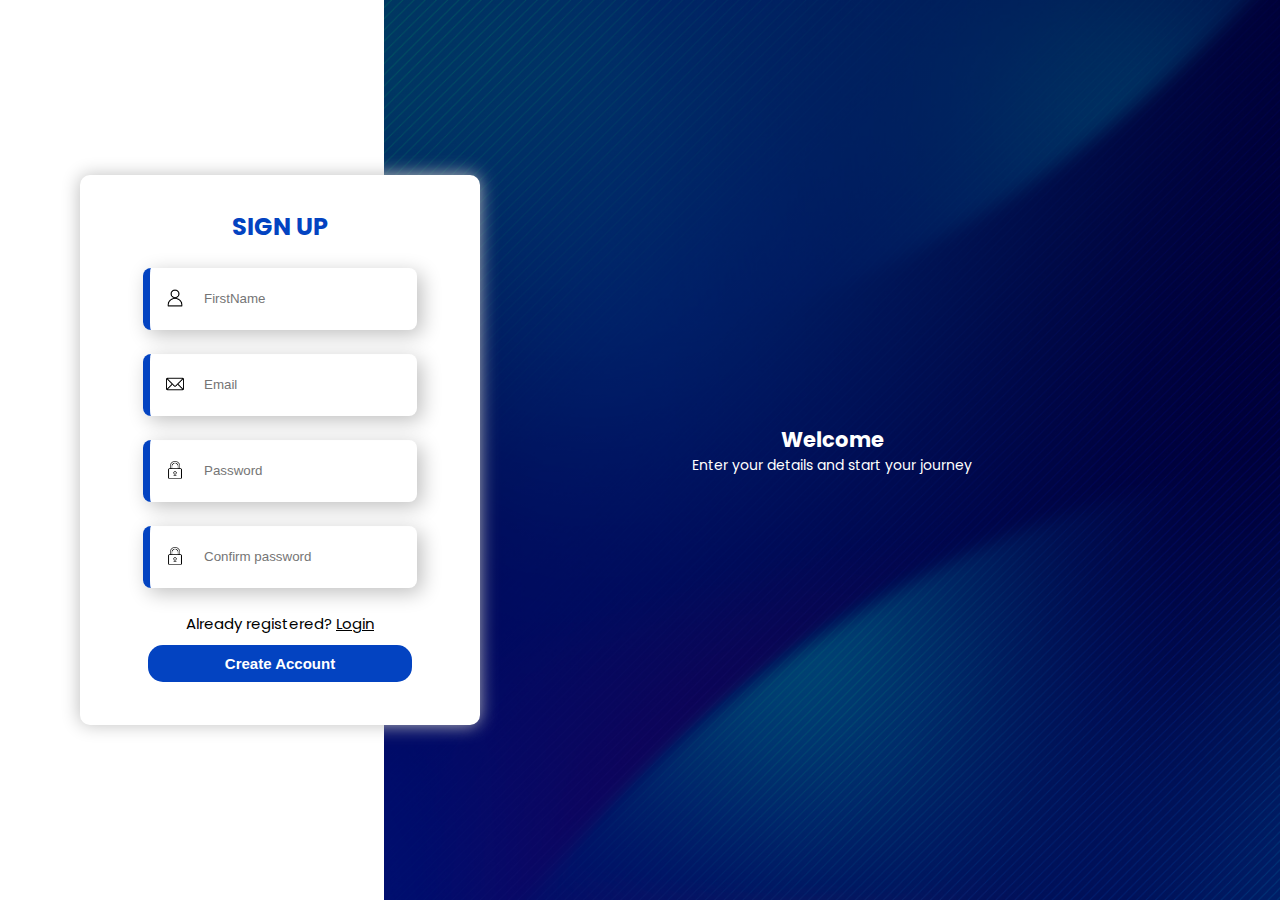
<file: EarnersLandMain/Signup.html>
<!DOCTYPE html>
<html lang="en">

<head>
  <meta charset="UTF-8" />
  <meta name="viewport" content="width=device-width, initial-scale=1.0" />
  <link rel="stylesheet" href="https://cdnjs.cloudflare.com/ajax/libs/font-awesome/6.6.0/css/all.min.css"
    integrity="sha512-Kc323vGBEqzTmouAECnVceyQqyqdsSiqLQISBL29aUW4U/M7pSPA/gEUZQqv1cwx4OnYxTxve5UMg5GT6L4JJg=="
    crossorigin="anonymous" referrerpolicy="no-referrer" />
  <link rel="preconnect" href="https://fonts.googleapis.com" />
  <link rel="preconnect" href="https://fonts.gstatic.com" crossorigin />
  <link
    href="https://fonts.googleapis.com/css2?family=Poppins:ital,wght@0,100;0,200;0,300;0,400;0,500;0,600;0,700;0,800;0,900;1,100;1,200;1,300;1,400;1,500;1,600;1,700;1,800;1,900&display=swap"
    rel="stylesheet" />
  <link rel="stylesheet" href="./asset/css/Signup.css" />
  <title>Signup Page</title>
</head>

<body>
  <section>
    <div class="container">

      <div class="form-box-Login" class="incorrect">
        <form id="form">
          <h2 style="text-transform: uppercase">Sign Up</h2>
          <p id="error-massage"></p>

          <div class="inputs-container">

            <div class="input-con1">
              <div class="input-1">
                <div class="user img">
                  <a href="#"><img src="./asset/img/user.png" alt="" /></a>
                </div>
                <input type="FirstName" id="FirstName-input" placeholder="FirstName" />
              </div>
            </div>

            <div class="input-con1">
              <div class="input-1">
                <div class="email img">
                  <a href="#"><img src="./asset/img/email.png" alt="" /></a>
                </div>
                <input type="Email" id="Email-input" placeholder="Email" />
              </div>
            </div>

            <div class="input-con1">
              <div class="input-1">
                <div class="key img">
                  <a href="#"><img src="./asset/img/unlock.png" alt="" /></a>
                </div>
                <input type="Password" id="Password-input" placeholder="Password" />
              </div>
            </div>

            <div class="input-con1">
              <div class="input-1">
                <div class="key img">
                  <a href="#"><img src="./asset/img/unlock.png" alt="" /></a>
                </div>
                <input type="Password" id="ConfirmPassword-input" placeholder="Confirm password" />
              </div>
            </div>

          </div>

          <div class="check">
            <p>Already registered? <a href="Login.html">Login</a> </p>
          </div>
          <div class="btn">
            <button type="submit"></i> Create Account</button>
          </div>

        </form>
      </div>

      <div class="bg">
        <div class="bg-content">
          <h2>Welcome</h2>
          <p>Enter your details and start your journey</p>
        </div>
      </div>

    </div>
  </section>

  <script type="text/javascript" src="./asset/js/Signup.js" defer></script>
</body>

</html>
</file>
<file: EarnersLandMain/asset/css/Signup.css>
* {
  margin: 0;
  padding: 0;
  box-sizing: border-box;
}

body {
  font-family: "Poppins", sans-serif;
}
:root {
  --main-color: #0343c1;
  --accent-color: #8672ff;
  --base-color: white;
  --text-color: #2e2b41;
  --input-color: #f3f0ff;
  --hover-color: #2e70f5;
}

.container {
  display: flex;
  align-items: center;
  justify-content: center;
  text-align: center;
  height: 100vh;
}

.form-box-Login {
  display: flex;
  justify-content: center;
  align-items: center;
  width: 400px;
  height: 550px;
  box-shadow: -1px 0px 18px 0px #c0c0c0;
  border-radius: 10px;
  z-index: 99;
  position: absolute;
  left: 5rem;
  background: var(--base-color);
}

form {
  display: block;
  text-align: center;
  align-items: center;
  justify-content: center;
  padding: 10px 15px;
}

form h2 {
  color: var(--main-color);
}

.inputs-container {
  margin: 20px;
  gap: 2rem;
}

.btn {
  width: 100%;
  padding: 10px;
}

button {
  padding: 10px 20px;
  border-radius: 15px;
  width: 90%;
  border: none;
  font-size: 15px;
  background-color: var(--main-color);
  font-weight: 600;
  color: var(--base-color);
  cursor: pointer;
  transition: all 0.5s ease;
}

button:hover {
  background: #2e70f5;
}

.input-con1 {
  display: flex;
  flex-direction: column;
  justify-content: center;
  align-items: center;
  border-radius: 0.5rem;
  padding: 1rem;
  margin: 1.5rem 0;
  width: 100%;
  border-left: 7px solid var(--main-color);
  box-shadow: 5px 5px 20px #c0c0c0;
}

.input-1 {
  display: flex;
  justify-content: center;
  align-items: center;
  width: 100%;
  height: 30px;
  border-radius: 5px;
  font-size: 1rem;
  border: none;
  outline: none;
  background: none;
}

.input-1 input {
  padding: 10px 20px;
  border: none;
  outline: none;
}

.input-con1 .input-1 .img img {
  width: 18px;
  margin-top: 5px;
}

.check {
  font-size: 15px;
}

.check p,
.check a {
  color: black;
}

.bg {
  position: absolute;
  right: 0;
  display: flex;
  align-items: center;
  justify-content: center;
  text-align: center;
  width: 70%;
  height: 100%;
  font-size: 14px;
  background: linear-gradient(
      to bottom right,
      rgba(0, 0, 0, 0.617),
      rgba(0, 0, 0, 0.51)
    ),
    url("../img/bg-img.jpg");
  background-size: cover;
  background-position: center;
  color: var(--base-color);
  z-index: -1;
}

#error-massage {
  color: #f06;
}

/* ==============RESPONSIVE ============= */

@media (max-width: 1200px) {
  .form-box-Login {
    width: 70%;
    height: auto;
    left: 3.3rem;
  }

  .bg {
    width: 0;
    height: 0;
    display: none;
  }

  form {
    padding: 5px 8px;
  }

  .inputs-container {
    margin: 10px;
    gap: 0.3rem;
  }

  .input-con1 {
    padding: 0.4rem;
  }

  .input-1 {
    font-size: 0.5rem;
  }

  .input-con1 .input-1 .img img {
    width: 14px;
  }

  .check {
    font-size: 12px;
  }
}

@media (max-width: 1200px) {
    .form-box-Login {
        left: 9rem;
    }
}

@media (max-width: 820px) {
    .form-box-Login {
        left: 8rem; 
    }
}

@media (max-width: 800px) {
  .form-box-Login {
    left: 6rem;
    right: 0;
  }
}

@media (max-width: 414px) {
  .input-1 input {
    padding: 10px 10px;
  }

  .form-box-Login {
    left: 3.3rem;
  }
}
</file>
